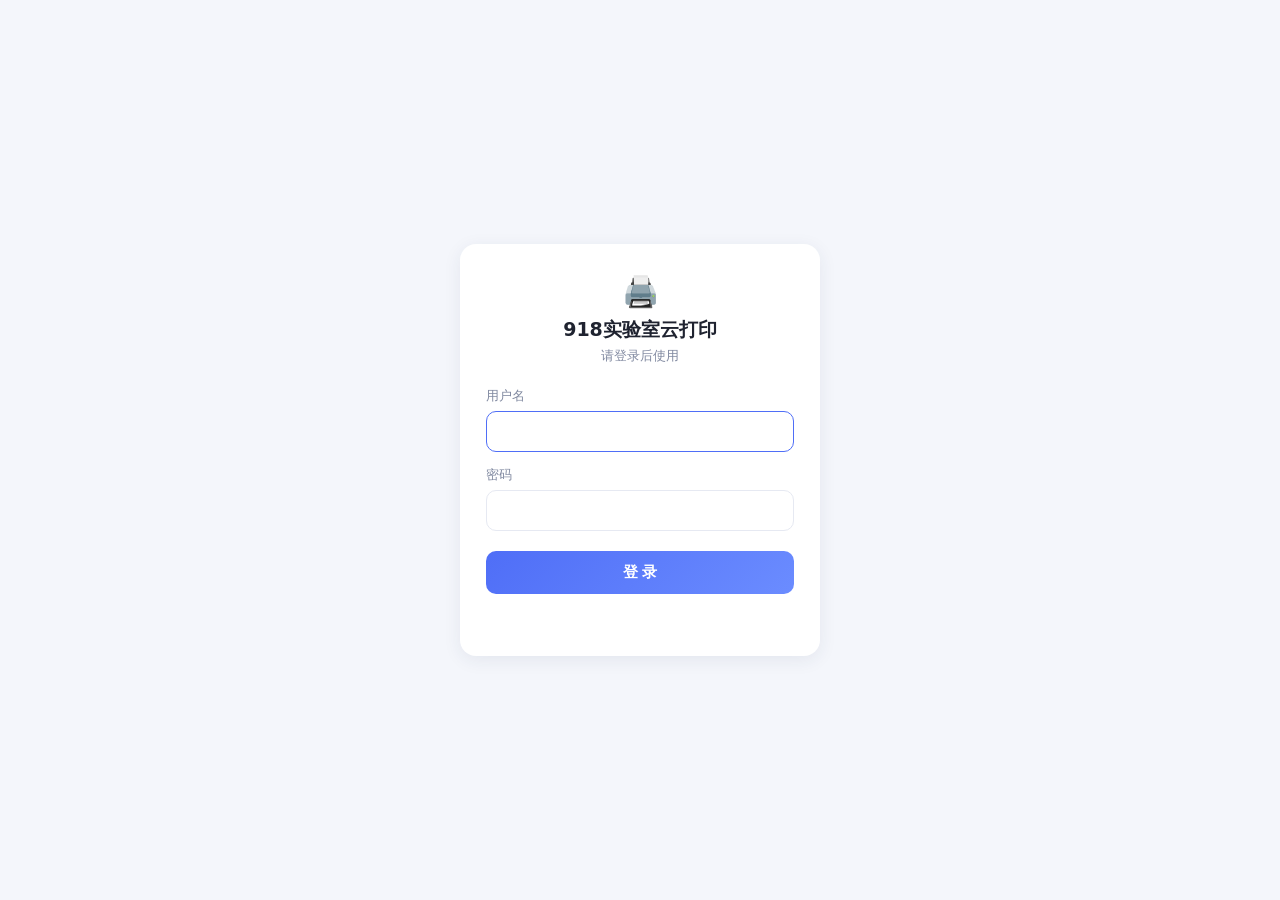
<file: web/login.html>
<!DOCTYPE html>
<html lang="zh-CN">
<head>
  <meta charset="UTF-8" />
  <meta name="viewport" content="width=device-width, initial-scale=1.0" />
  <title>登录 · 918实验室云打印 🖨️</title>
  <style>
    :root {
      --bg: #f4f6fb; --card: #fff; --primary: #4f6ef7; --text: #1f2330;
      --muted: #8089a0; --border: #e6e9f2; --err: #e94e4e;
      --shadow: 0 4px 18px rgba(40, 50, 90, 0.08);
    }
    * { box-sizing: border-box; }
    body {
      margin: 0; min-height: 100vh; display: flex; align-items: center; justify-content: center;
      font-family: "Segoe UI", "Microsoft YaHei", system-ui, sans-serif;
      background: var(--bg); color: var(--text); padding: 18px;
    }
    .login-card {
      width: 100%; max-width: 360px; background: var(--card); border-radius: 16px;
      box-shadow: var(--shadow); padding: 30px 26px;
    }
    .brand { text-align: center; margin-bottom: 22px; }
    .brand .logo { font-size: 30px; }
    .brand .title { font-size: 19px; font-weight: 700; margin-top: 8px; }
    .brand .subtitle { font-size: 13px; color: var(--muted); margin-top: 4px; }
    .field { display: flex; flex-direction: column; gap: 6px; margin-bottom: 14px; }
    .field span { font-size: 13px; color: var(--muted); }
    .field input {
      padding: 11px 12px; border: 1px solid var(--border); border-radius: 10px;
      font-size: 15px; background: #fff; outline: none; transition: border-color .15s;
    }
    .field input:focus { border-color: var(--primary); }
    .btn-login {
      width: 100%; margin-top: 6px; padding: 12px; border: none; border-radius: 10px;
      font-size: 15px; font-weight: 600; color: #fff; cursor: pointer;
      background: linear-gradient(135deg, var(--primary), #6b8cff);
      transition: transform .1s, opacity .2s;
    }
    .btn-login:hover:not(:disabled) { transform: translateY(-1px); }
    .btn-login:disabled { opacity: 0.6; cursor: not-allowed; }
    .msg { min-height: 20px; margin-top: 12px; font-size: 13px; color: var(--err); text-align: center; }
  </style>
</head>
<body>
  <form class="login-card" id="loginForm" autocomplete="on">
    <div class="brand">
      <div class="logo">🖨️</div>
      <div class="title">918实验室云打印</div>
      <div class="subtitle">请登录后使用</div>
    </div>
    <label class="field">
      <span>用户名</span>
      <input id="username" name="username" type="text" autocomplete="username" required autofocus />
    </label>
    <label class="field">
      <span>密码</span>
      <input id="password" name="password" type="password" autocomplete="current-password" required />
    </label>
    <button class="btn-login" id="loginBtn" type="submit">登 录</button>
    <div class="msg" id="msg"></div>
  </form>

  <script>
    "use strict";
    const form = document.getElementById("loginForm");
    const btn = document.getElementById("loginBtn");
    const msg = document.getElementById("msg");

    form.addEventListener("submit", async (e) => {
      e.preventDefault();
      msg.textContent = "";
      btn.disabled = true;
      btn.textContent = "登录中…";
      try {
        const r = await fetch("/api/login", {
          method: "POST",
          headers: { "Content-Type": "application/json" },
          body: JSON.stringify({
            username: document.getElementById("username").value,
            password: document.getElementById("password").value,
          }),
        });
        if (r.ok) {
          location.href = "/";
          return;
        }
        const d = await r.json().catch(() => ({}));
        msg.textContent = d.detail || "登录失败，请重试";
      } catch (err) {
        msg.textContent = "网络错误，请重试";
      }
      btn.disabled = false;
      btn.textContent = "登 录";
    });
  </script>
</body>
</html>
</file>
